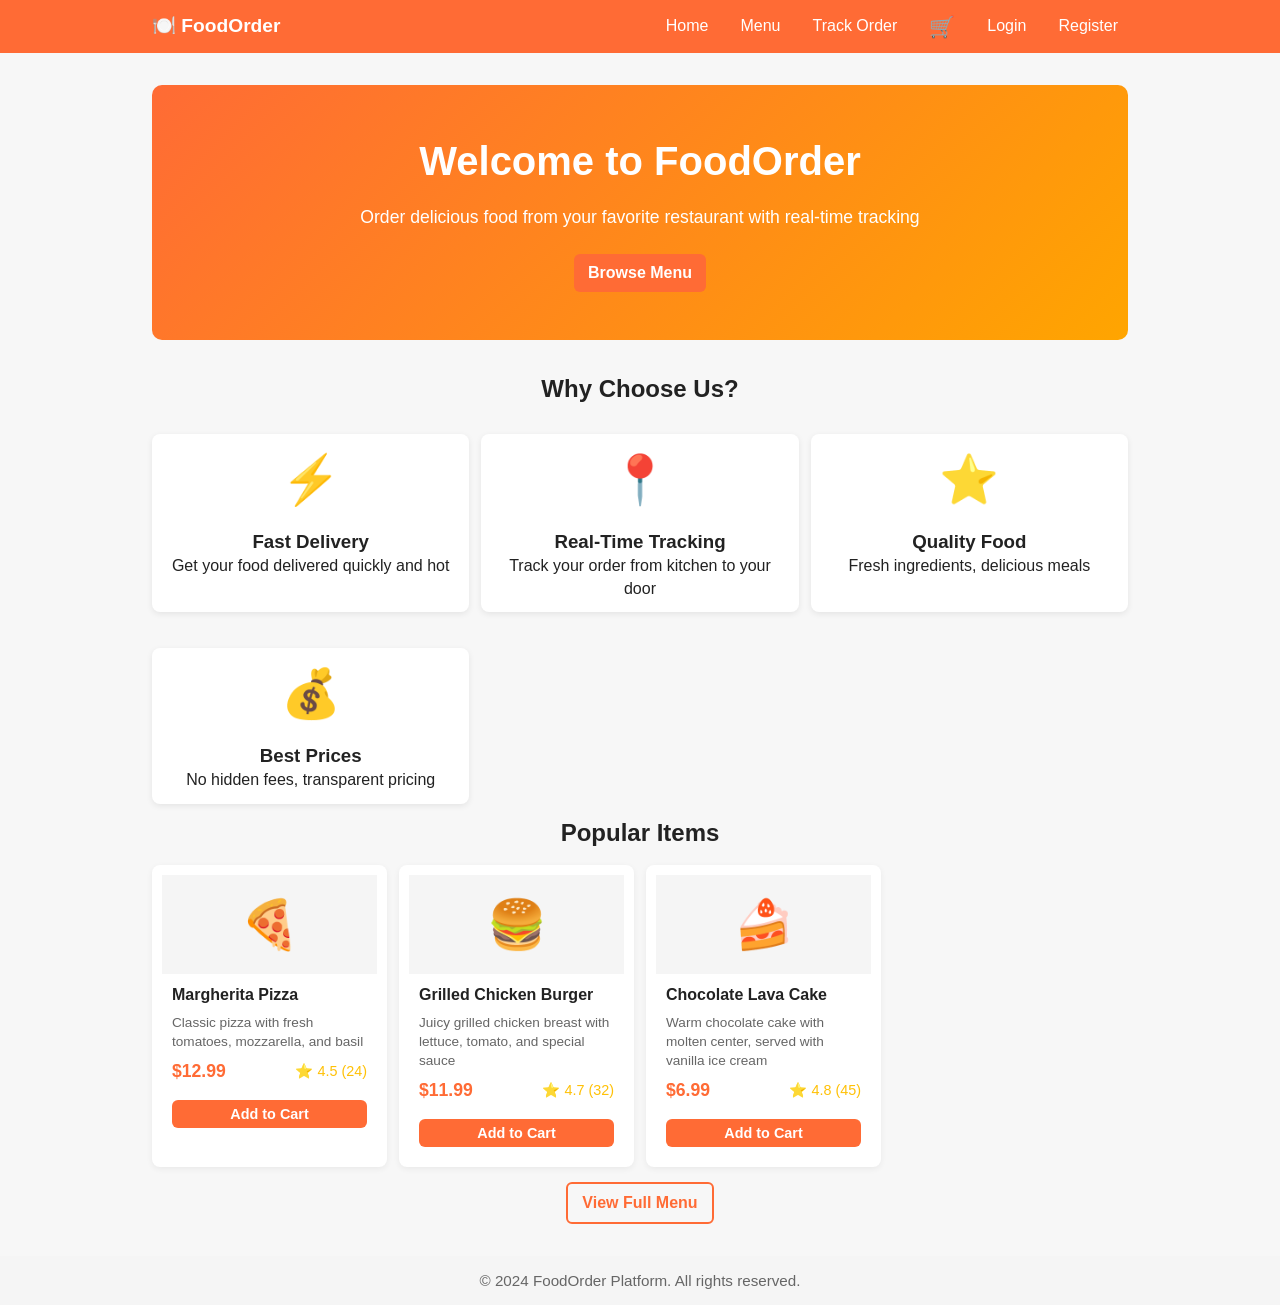
<file: index.html>
<!DOCTYPE html>
<html lang="en">
<head>
    <meta charset="UTF-8">
    <meta name="viewport" content="width=device-width, initial-scale=1.0">
    <title>Food Ordering Platform - Home</title>
    <link rel="stylesheet" href="css/style.css">
</head>
<body>
    <header>
        <nav>
            <a href="index.html" class="logo">🍽️ FoodOrder</a>
            <ul class="nav-links">
                <li><a href="index.html">Home</a></li>
                <li><a href="menu.html">Menu</a></li>
                <li><a href="order-tracking.html">Track Order</a></li>
                <li>
                    <a href="cart.html" class="cart-icon">
                        🛒
                        <span class="cart-badge" style="display: none;">0</span>
                    </a>
                </li>
                <li><a href="login.html">Login</a></li>
                <li><a href="register.html">Register</a></li>
            </ul>
        </nav>
    </header>

    <main>
        <section class="hero">
            <h1>Welcome to FoodOrder</h1>
            <p>Order delicious food from your favorite restaurant with real-time tracking</p>
            <a href="menu.html" class="btn btn-primary">Browse Menu</a>
        </section>

        <section class="features">
            <h2 class="text-center mb-4">Why Choose Us?</h2>
            <div class="menu-grid" style="grid-template-columns: repeat(auto-fit, minmax(250px, 1fr));">
                <div class="card text-center">
                    <div style="font-size: 3rem; margin-bottom: 1rem;">⚡</div>
                    <h3>Fast Delivery</h3>
                    <p>Get your food delivered quickly and hot</p>
                </div>
                <div class="card text-center">
                    <div style="font-size: 3rem; margin-bottom: 1rem;">📍</div>
                    <h3>Real-Time Tracking</h3>
                    <p>Track your order from kitchen to your door</p>
                </div>
                <div class="card text-center">
                    <div style="font-size: 3rem; margin-bottom: 1rem;">⭐</div>
                    <h3>Quality Food</h3>
                    <p>Fresh ingredients, delicious meals</p>
                </div>
                <div class="card text-center">
                    <div style="font-size: 3rem; margin-bottom: 1rem;">💰</div>
                    <h3>Best Prices</h3>
                    <p>No hidden fees, transparent pricing</p>
                </div>
            </div>
        </section>

        <section class="popular-items mt-4">
            <h2 class="text-center mb-4">Popular Items</h2>
            <div class="menu-grid">
                <div class="menu-item">
                    <div class="menu-item-image">🍕</div>
                    <div class="menu-item-content">
                        <div class="menu-item-name">Margherita Pizza</div>
                        <div class="menu-item-description">Classic pizza with fresh tomatoes, mozzarella, and basil</div>
                        <div class="menu-item-footer">
                            <div class="menu-item-price">$12.99</div>
                            <div class="rating">⭐ 4.5 (24)</div>
                        </div>
                        <button class="btn btn-primary btn-small" style="width: 100%; margin-top: 1rem;" onclick="addToCart(1)">Add to Cart</button>
                    </div>
                </div>
                <div class="menu-item">
                    <div class="menu-item-image">🍔</div>
                    <div class="menu-item-content">
                        <div class="menu-item-name">Grilled Chicken Burger</div>
                        <div class="menu-item-description">Juicy grilled chicken breast with lettuce, tomato, and special sauce</div>
                        <div class="menu-item-footer">
                            <div class="menu-item-price">$11.99</div>
                            <div class="rating">⭐ 4.7 (32)</div>
                        </div>
                        <button class="btn btn-primary btn-small" style="width: 100%; margin-top: 1rem;" onclick="addToCart(3)">Add to Cart</button>
                    </div>
                </div>
                <div class="menu-item">
                    <div class="menu-item-image">🍰</div>
                    <div class="menu-item-content">
                        <div class="menu-item-name">Chocolate Lava Cake</div>
                        <div class="menu-item-description">Warm chocolate cake with molten center, served with vanilla ice cream</div>
                        <div class="menu-item-footer">
                            <div class="menu-item-price">$6.99</div>
                            <div class="rating">⭐ 4.8 (45)</div>
                        </div>
                        <button class="btn btn-primary btn-small" style="width: 100%; margin-top: 1rem;" onclick="addToCart(4)">Add to Cart</button>
                    </div>
                </div>
            </div>
            <div class="text-center mt-3">
                <a href="menu.html" class="btn btn-outline">View Full Menu</a>
            </div>
        </section>
    </main>

    <footer>
        <p>&copy; 2024 FoodOrder Platform. All rights reserved.</p>
    </footer>

    <script src="js/main.js"></script>
    <script src="js/cart.js"></script>
</body>
</html>
</file>
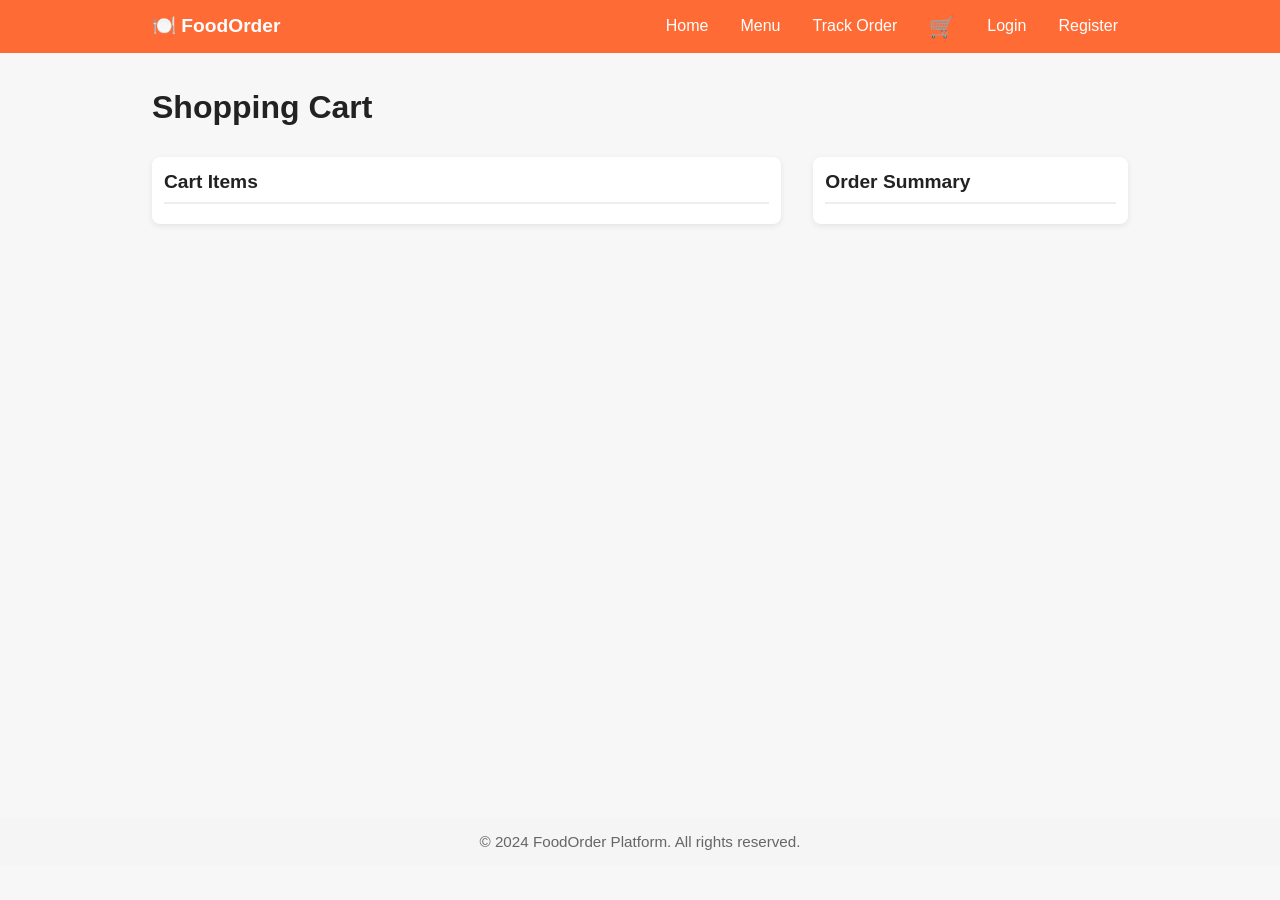
<file: cart.html>
<!DOCTYPE html>
<html lang="ar" dir="ltr">
<head>
    <meta charset="UTF-8">
    <meta name="viewport" content="width=device-width, initial-scale=1.0">
    <meta http-equiv="Content-Type" content="text/html; charset=UTF-8">
    <title>Shopping Cart - Food Ordering Platform</title>
    <link rel="stylesheet" href="css/style.css">
</head>
<body>
    <header>
        <nav>
            <a href="index.html" class="logo">🍽️ FoodOrder</a>
            <ul class="nav-links">
                <li><a href="index.html">Home</a></li>
                <li><a href="menu.html">Menu</a></li>
                <li><a href="order-tracking.html">Track Order</a></li>
                <li>
                    <a href="cart.html" class="cart-icon">
                        🛒
                        <span class="cart-badge" style="display: none;">0</span>
                    </a>
                </li>
                <li><a href="login.html">Login</a></li>
                <li><a href="register.html">Register</a></li>
            </ul>
        </nav>
    </header>

    <main>
        <h1 class="mb-3">Shopping Cart</h1>
        
        <div style="display: grid; grid-template-columns: 2fr 1fr; gap: 2rem;">
            <div class="card">
                <div class="card-header">Cart Items</div>
                <div id="cart-items">
                    <!-- Cart items will be populated by JavaScript -->
                </div>
            </div>

            <div class="card">
                <div class="card-header">Order Summary</div>
                <div id="cart-summary">
                    <!-- Cart summary will be populated by JavaScript -->
                </div>
            </div>
        </div>
    </main>

    <footer>
        <p>&copy; 2024 FoodOrder Platform. All rights reserved.</p>
    </footer>

    <script src="js/main.js"></script>
    <script src="js/cart.js"></script>
    <style>
        @media (max-width: 768px) {
            main > div {
                grid-template-columns: 1fr !important;
            }
        }
    </style>
</body>
</html>
</file>
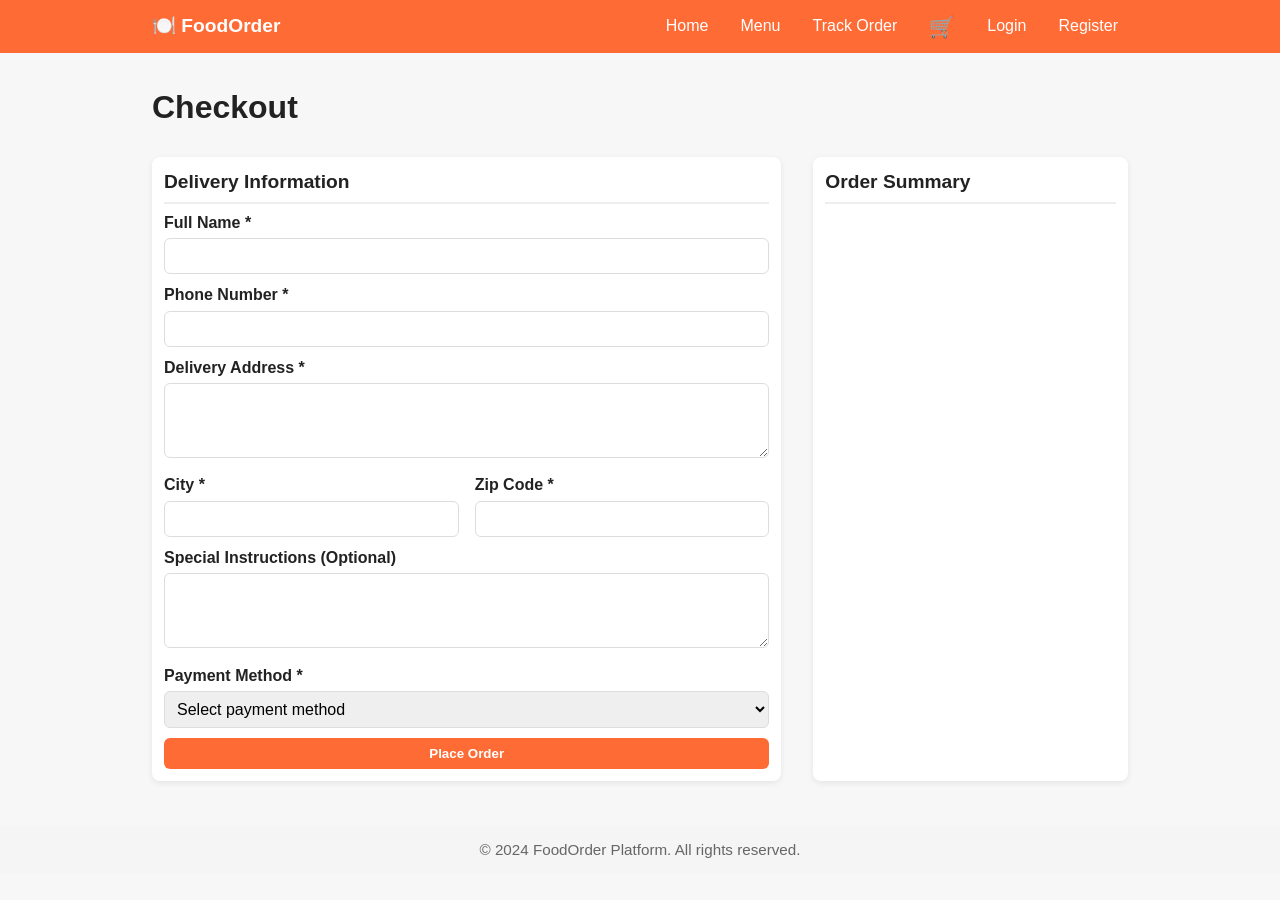
<file: checkout.html>
<!DOCTYPE html>
<html lang="en">
<head>
    <meta charset="UTF-8">
    <meta name="viewport" content="width=device-width, initial-scale=1.0">
    <title>Checkout - Food Ordering Platform</title>
    <link rel="stylesheet" href="css/style.css">
</head>
<body>
    <header>
        <nav>
            <a href="index.html" class="logo">🍽️ FoodOrder</a>
            <ul class="nav-links">
                <li><a href="index.html">Home</a></li>
                <li><a href="menu.html">Menu</a></li>
                <li><a href="order-tracking.html">Track Order</a></li>
                <li>
                    <a href="cart.html" class="cart-icon">
                        🛒
                        <span class="cart-badge" style="display: none;">0</span>
                    </a>
                </li>
                <li><a href="login.html">Login</a></li>
                <li><a href="register.html">Register</a></li>
            </ul>
        </nav>
    </header>

    <main>
        <h1 class="mb-3">Checkout</h1>

        <div style="display: grid; grid-template-columns: 2fr 1fr; gap: 2rem;">
            <div class="card">
                <div class="card-header">Delivery Information</div>
                <form id="checkout-form" onsubmit="handleCheckout(event)">
                    <div class="form-group">
                        <label for="fullName">Full Name *</label>
                        <input type="text" id="fullName" name="fullName" class="form-control" required>
                        <div class="error-message"></div>
                    </div>

                    <div class="form-group">
                        <label for="phone">Phone Number *</label>
                        <input type="tel" id="phone" name="phone" class="form-control" required>
                        <div class="error-message"></div>
                    </div>

                    <div class="form-group">
                        <label for="address">Delivery Address *</label>
                        <textarea id="address" name="address" class="form-control" rows="3" required></textarea>
                        <div class="error-message"></div>
                    </div>

                    <div style="display: grid; grid-template-columns: 1fr 1fr; gap: 1rem;">
                        <div class="form-group">
                            <label for="city">City *</label>
                            <input type="text" id="city" name="city" class="form-control" required>
                            <div class="error-message"></div>
                        </div>

                        <div class="form-group">
                            <label for="zipCode">Zip Code *</label>
                            <input type="text" id="zipCode" name="zipCode" class="form-control" required>
                            <div class="error-message"></div>
                        </div>
                    </div>

                    <div class="form-group">
                        <label for="specialInstructions">Special Instructions (Optional)</label>
                        <textarea id="specialInstructions" name="specialInstructions" class="form-control" rows="3"></textarea>
                    </div>

                    <div class="form-group">
                        <label for="paymentMethod">Payment Method *</label>
                        <select id="paymentMethod" name="paymentMethod" class="form-control" required>
                            <option value="">Select payment method</option>
                            <option value="cash">Cash on Delivery</option>
                            <option value="card">Credit/Debit Card</option>
                            <option value="online">Online Payment</option>
                        </select>
                        <div class="error-message"></div>
                    </div>

                    <button type="submit" class="btn btn-primary" style="width: 100%;">Place Order</button>
                </form>
            </div>

            <div class="card">
                <div class="card-header">Order Summary</div>
                <div id="checkout-summary">
                    <!-- Order summary will be populated by JavaScript -->
                </div>
            </div>
        </div>
    </main>

    <footer>
        <p>&copy; 2024 FoodOrder Platform. All rights reserved.</p>
    </footer>

    <script src="js/main.js"></script>
    <script src="js/cart.js"></script>
    <script src="js/validation.js"></script>
    <script>
        // Display checkout summary
        function displayCheckoutSummary() {
            const summary = document.getElementById('checkout-summary');
            if (!summary) return;

            // Get cart from in-memory data
            const cart = getCart();
            
            if (cart.length === 0) {
                summary.innerHTML = `
                    <div class="empty-state">
                        <p>Your cart is empty</p>
                        <a href="menu.html" class="btn btn-primary mt-2">Browse Menu</a>
                    </div>
                `;
                return;
            }

            const totals = calculateTotal();
            
            // Helper function to escape HTML
            function escapeHtml(text) {
                const div = document.createElement('div');
                div.textContent = text;
                return div.innerHTML;
            }
            
            summary.innerHTML = `
                <div style="margin-bottom: 1rem;">
                    ${cart.map(item => {
                        const itemName = escapeHtml(item.name || 'Unknown Item');
                        const itemPrice = parseFloat(item.price) || 0;
                        const itemQuantity = parseInt(item.quantity) || 1;
                        return `
                        <div style="display: flex; justify-content: space-between; margin-bottom: 0.5rem;">
                            <span>${itemName} x${itemQuantity}</span>
                            <span>$${(itemPrice * itemQuantity).toFixed(2)}</span>
                        </div>
                        `;
                    }).join('')}
                </div>
                <div style="border-top: 2px solid var(--border-color); padding-top: 1rem; margin-top: 1rem;">
                    <div class="summary-row">
                        <span>Subtotal:</span>
                        <span>$${totals.subtotal.toFixed(2)}</span>
                    </div>
                    <div class="summary-row">
                        <span>Tax (8%):</span>
                        <span>$${totals.tax.toFixed(2)}</span>
                    </div>
                    <div class="summary-row">
                        <span>Delivery Fee:</span>
                        <span>${totals.deliveryFee === 0 ? 'FREE' : '$' + totals.deliveryFee.toFixed(2)}</span>
                    </div>
                    <div class="summary-row total">
                        <span>Total:</span>
                        <span>$${totals.total.toFixed(2)}</span>
                    </div>
                </div>
            `;
        }

        // Handle checkout form submission
        function handleCheckout(event) {
            event.preventDefault();
            
            const cart = getCart();
            if (cart.length === 0) {
                alert('Your cart is empty!');
                return;
            }

            // Validate form
            const rules = {
                fullName: { required: true, minLength: 2 },
                phone: { required: true, phone: true },
                address: { required: true, minLength: 10 },
                city: { required: true },
                zipCode: { required: true },
                paymentMethod: { required: true }
            };

            if (!validateForm('checkout-form', rules)) {
                alert('Please fix the errors in the form');
                return;
            }

            // Generate order ID
            const orderId = Math.floor(1000 + Math.random() * 9000);
            const orderData = {
                id: orderId,
                date: new Date().toISOString(),
                items: cart,
                total: calculateTotal().total,
                status: 'pending',
                deliveryInfo: {
                    fullName: document.getElementById('fullName').value,
                    phone: document.getElementById('phone').value,
                    address: document.getElementById('address').value,
                    city: document.getElementById('city').value,
                    zipCode: document.getElementById('zipCode').value,
                    specialInstructions: document.getElementById('specialInstructions').value
                },
                paymentMethod: document.getElementById('paymentMethod').value
            };

            // Save order to in-memory allOrders array
            allOrders.push(orderData);

            // Clear cart using helper function
            clearCart();

            // Redirect to order tracking
            window.location.href = `order-tracking.html?id=${orderId}`;
        }

        // Initialize on page load
        document.addEventListener('DOMContentLoaded', function() {
            displayCheckoutSummary();
            addErrorMessages('checkout-form');
            setupValidation('checkout-form', {
                fullName: { required: true, minLength: 2 },
                phone: { required: true, phone: true },
                address: { required: true, minLength: 10 },
                city: { required: true },
                zipCode: { required: true },
                paymentMethod: { required: true }
            });
        });
    </script>
    <style>
        @media (max-width: 768px) {
            main > div {
                grid-template-columns: 1fr !important;
            }
        }
    </style>
</body>
</html>
</file>
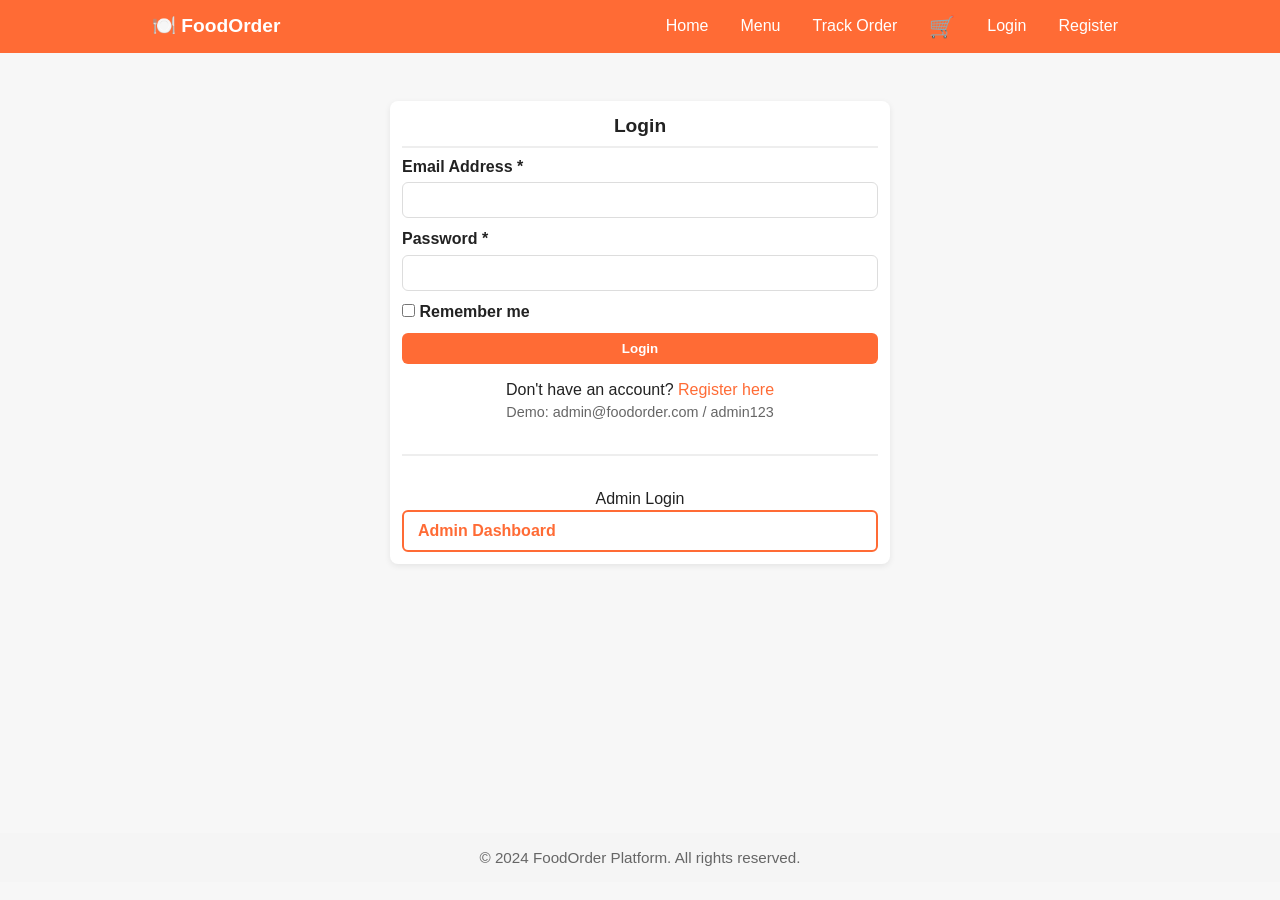
<file: login.html>
<!DOCTYPE html>
<html lang="en">
<head>
    <meta charset="UTF-8">
    <meta name="viewport" content="width=device-width, initial-scale=1.0">
    <title>Login - Food Ordering Platform</title>
    <link rel="stylesheet" href="css/style.css">
</head>
<body>
    <header>
        <nav>
            <a href="index.html" class="logo">🍽️ FoodOrder</a>
            <ul class="nav-links">
                <li><a href="index.html">Home</a></li>
                <li><a href="menu.html">Menu</a></li>
                <li><a href="order-tracking.html">Track Order</a></li>
                <li>
                    <a href="cart.html" class="cart-icon">
                        🛒
                        <span class="cart-badge" style="display: none;">0</span>
                    </a>
                </li>
                <li><a href="login.html">Login</a></li>
                <li><a href="register.html">Register</a></li>
            </ul>
        </nav>
    </header>

    <main>
        <div class="container-centered">
            <div class="card">
                <div class="card-header text-center">Login</div>
                <form id="login-form" onsubmit="handleLogin(event)">
                    <div class="form-group">
                        <label for="email">Email Address *</label>
                        <input type="email" id="email" name="email" class="form-control" required>
                        <div class="error-message" id="emailError"></div>
                    </div>

                    <div class="form-group">
                        <label for="password">Password *</label>
                        <input type="password" id="password" name="password" class="form-control" required>
                        <div class="error-message" id="passwordError"></div>
                    </div>

                    <div class="form-group">
                        <label class="flex-checkbox">
                            <input type="checkbox" id="remember">
                            <span>Remember me</span>
                        </label>
                    </div>

                    <button type="submit" class="btn btn-primary w-100">Login</button>
                </form>

                <div class="text-center mt-3">
                    <p>Don't have an account? <a href="register.html" class="link-primary">Register here</a></p>
                    <p class="small-text">
                        Demo: admin@foodorder.com / admin123
                    </p>
                </div>


                <div class="divider-section">
                    <p class="text-center">Admin Login</p>
                    <a href="admin/dashboard.html" class="btn btn-outline w-100">Admin Dashboard</a>
                </div>
            </div>
        </div>
    </main>

    <footer>
        <p>&copy; 2024 FoodOrder Platform. All rights reserved.</p>
    </footer>

    <!-- Load helpers and validation, then this page's script -->
    <script src="js/main.js"></script>
    <script src="js/helpers.js"></script>
    <script src="js/validation.js"></script>
    
    <script>
        /**
         * Handle login form submission
         * Simple: get email and password, call login() helper function
         */
        function handleLogin(event) {
            event.preventDefault();
            // Validate form using validation.js rules
            const rules = {
                email: { required: true, email: true },
                password: { required: true }
            };
            if (!validateForm('login-form', rules)) {
                showMessage('Please fix the errors in the form');
                return;
            }

            // Get form values
            const email = document.getElementById('email').value;
            const password = document.getElementById('password').value;

            // Try to login using helper function
            if (login(email, password)) {
                // Login successful - redirect based on user role
                const user = getCurrentUser();
                if (user && user.role === 'admin') {
                    goToPage('/admin/dashboard.html');
                } else {
                    goToPage('/index.html');
                }
            } else {
                // Login failed - show error
                showMessage('Invalid email or password.\n\nDemo: admin@foodorder.com / admin123');
            }
        }
    </script>
</body>
</html>
</file>
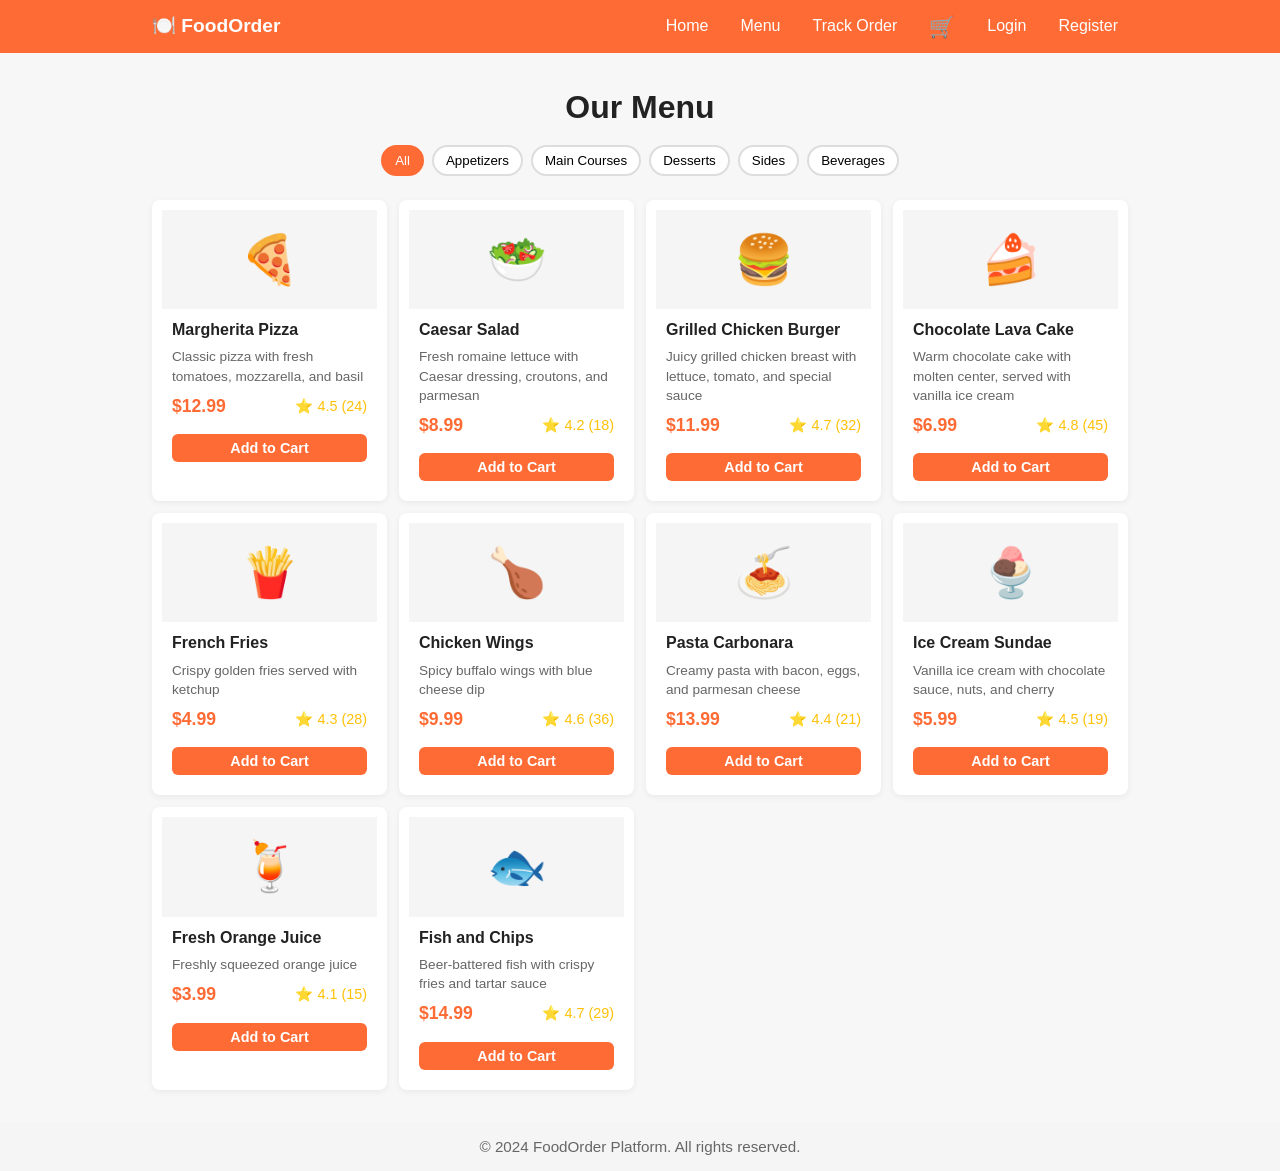
<file: menu.html>
<!DOCTYPE html>
<html lang="en">
<head>
    <meta charset="UTF-8">
    <meta name="viewport" content="width=device-width, initial-scale=1.0">
    <title>Menu - Food Ordering Platform</title>
    <link rel="stylesheet" href="css/style.css">
</head>
<body>
    <header>
        <nav>
            <a href="index.html" class="logo">🍽️ FoodOrder</a>
            <ul class="nav-links">
                <li><a href="index.html">Home</a></li>
                <li><a href="menu.html">Menu</a></li>
                <li><a href="order-tracking.html">Track Order</a></li>
                <li>
                    <a href="cart.html" class="cart-icon">
                        🛒
                        <span class="cart-badge" style="display: none;">0</span>
                    </a>
                </li>
                <li><a href="login.html">Login</a></li>
                <li><a href="register.html">Register</a></li>
            </ul>
        </nav>
    </header>

    <main>
        <h1 class="text-center mb-3">Our Menu</h1>
        
        <div class="category-filter">
            <button class="category-btn active" onclick="filterCategory('All')">All</button>
            <button class="category-btn" onclick="filterCategory('Appetizer')">Appetizers</button>
            <button class="category-btn" onclick="filterCategory('Main Course')">Main Courses</button>
            <button class="category-btn" onclick="filterCategory('Dessert')">Desserts</button>
            <button class="category-btn" onclick="filterCategory('Side')">Sides</button>
            <button class="category-btn" onclick="filterCategory('Beverage')">Beverages</button>
        </div>

        <div class="menu-grid" id="menu-grid">
            <!-- Menu items will be populated by JavaScript -->
        </div>
    </main>

    <footer>
        <p>&copy; 2024 FoodOrder Platform. All rights reserved.</p>
    </footer>

    <script src="js/main.js"></script>
    <script src="js/cart.js"></script>
    <script>
        // Display menu items
        function displayMenu(category = 'All') {
            const menuGrid = document.getElementById('menu-grid');
            const filteredItems = category === 'All' 
                ? menuData 
                : menuData.filter(item => item.category === category);

            if (filteredItems.length === 0) {
                menuGrid.innerHTML = `
                    <div class="empty-state" style="grid-column: 1 / -1;">
                        <div class="empty-state-icon">🍽️</div>
                        <h3>No items found</h3>
                        <p>Try selecting a different category</p>
                    </div>
                `;
                return;
            }

            menuGrid.innerHTML = filteredItems.map(item => `
                <div class="menu-item">
                    <div class="menu-item-image">${item.image}</div>
                    <div class="menu-item-content">
                        <div class="menu-item-name">${item.name}</div>
                        <div class="menu-item-description">${item.description}</div>
                        <div class="menu-item-footer">
                            <div class="menu-item-price">$${item.price.toFixed(2)}</div>
                            <div class="rating">⭐ ${item.rating} (${item.reviews})</div>
                        </div>
                        <button class="btn btn-primary btn-small" style="width: 100%; margin-top: 1rem;" onclick="addToCart(${item.id})">
                            Add to Cart
                        </button>
                    </div>
                </div>
            `).join('');
        }

        // Filter by category
        function filterCategory(category) {
            // Update active button
            document.querySelectorAll('.category-btn').forEach(btn => {
                btn.classList.remove('active');
            });
            event.target.classList.add('active');

            // Display filtered menu
            displayMenu(category);
        }

        // Initialize menu on page load
        document.addEventListener('DOMContentLoaded', function() {
            displayMenu();
        });
    </script>
</body>
</html>
</file>
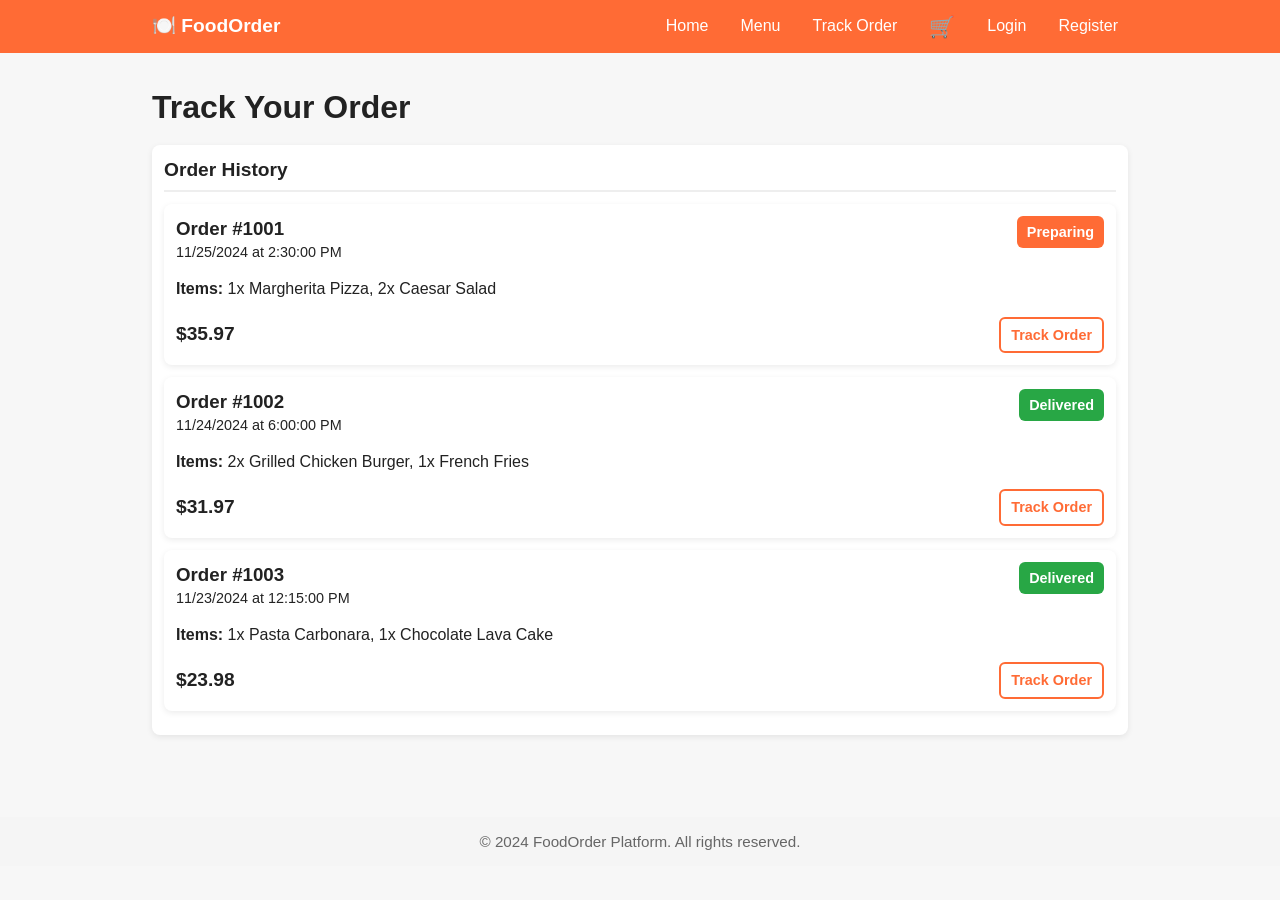
<file: order-tracking.html>
<!DOCTYPE html>
<html lang="en">
<head>
    <meta charset="UTF-8">
    <meta name="viewport" content="width=device-width, initial-scale=1.0">
    <title>Track Order - Food Ordering Platform</title>
    <link rel="stylesheet" href="css/style.css">
</head>
<body>
    <header>
        <nav>
            <a href="index.html" class="logo">🍽️ FoodOrder</a>
            <ul class="nav-links">
                <li><a href="index.html">Home</a></li>
                <li><a href="menu.html">Menu</a></li>
                <li><a href="order-tracking.html">Track Order</a></li>
                <li>
                    <a href="cart.html" class="cart-icon">
                        🛒
                        <span class="cart-badge" style="display: none;">0</span>
                    </a>
                </li>
                <li><a href="login.html">Login</a></li>
                <li><a href="register.html">Register</a></li>
            </ul>
        </nav>
    </header>

    <main>
        <h1 class="mb-3">Track Your Order</h1>

        <div id="order-tracking">
            <!-- Order tracking will be populated by JavaScript -->
        </div>

        <div class="card mt-4">
            <div class="card-header">Order History</div>
            <div id="order-history">
                <!-- Order history will be populated by JavaScript -->
            </div>
        </div>
    </main>

    <footer>
        <p>&copy; 2024 FoodOrder Platform. All rights reserved.</p>
    </footer>

    <script src="js/main.js"></script>
    <script src="js/order-tracking.js"></script>
    <script>
        // Order tracking with in-memory data
        document.addEventListener('DOMContentLoaded', function() {
            const urlParams = new URLSearchParams(window.location.search);
            const orderId = urlParams.get('id');
            
            if (orderId) {
                // Get order from in-memory allOrders array
                const savedOrder = getOrderById(orderId);
                
                if (savedOrder) {
                    displaySavedOrder(savedOrder);
                } else {
                    // Fallback to dummy data
                    displayOrderTracking(orderId);
                }
            } else {
                // Show order history
                displayOrderHistory();
            }
        });

        function displaySavedOrder(order) {
            const trackingDiv = document.getElementById('order-tracking');
            const orderDate = new Date(order.date);
            const statusStages = [
                { key: 'pending', label: 'Order Placed', icon: '📝' },
                { key: 'preparing', label: 'Preparing', icon: '👨‍🍳' },
                { key: 'on_the_way', label: 'On the Way', icon: '🚗' },
                { key: 'delivered', label: 'Delivered', icon: '✅' }
            ];
            
            const currentStatusIndex = statusStages.findIndex(s => s.key === order.status);
            
            let html = `
                <div class="card">
                    <div class="card-header">Order #${order.id}</div>
                    <p style="color: var(--text-light); margin-bottom: 2rem;">
                        Placed on ${orderDate.toLocaleDateString()} at ${orderDate.toLocaleTimeString()}
                    </p>
                    <div class="order-status">
            `;
            
            statusStages.forEach((stage, index) => {
                let stepClass = '';
                if (index < currentStatusIndex) {
                    stepClass = 'completed';
                } else if (index === currentStatusIndex) {
                    stepClass = 'active';
                }
                
                html += `
                    <div class="status-step ${stepClass}">
                        <div class="status-icon">${stage.icon}</div>
                        <div class="status-label">${stage.label}</div>
                    </div>
                `;
            });
            
            html += `
                    </div>
                    <div style="margin-top: 2rem;">
                        <h3 style="margin-bottom: 1rem;">Order Details</h3>
                        <table class="table">
                            <thead>
                                <tr>
                                    <th>Item</th>
                                    <th>Quantity</th>
                                    <th>Price</th>
                                    <th>Subtotal</th>
                                </tr>
                            </thead>
                            <tbody>
            `;
            
            order.items.forEach(item => {
                html += `
                    <tr>
                        <td>${item.name}</td>
                        <td>${item.quantity}</td>
                        <td>$${item.price.toFixed(2)}</td>
                        <td>$${(item.price * item.quantity).toFixed(2)}</td>
                    </tr>
                `;
            });
            
            html += `
                            </tbody>
                            <tfoot>
                                <tr style="font-weight: bold; border-top: 2px solid var(--border-color);">
                                    <td colspan="3" style="text-align: right;">Total:</td>
                                    <td>$${order.total.toFixed(2)}</td>
                                </tr>
                            </tfoot>
                        </table>
                    </div>
                </div>
            `;
            
            trackingDiv.innerHTML = html;
        }
    </script>
</body>
</html>
</file>
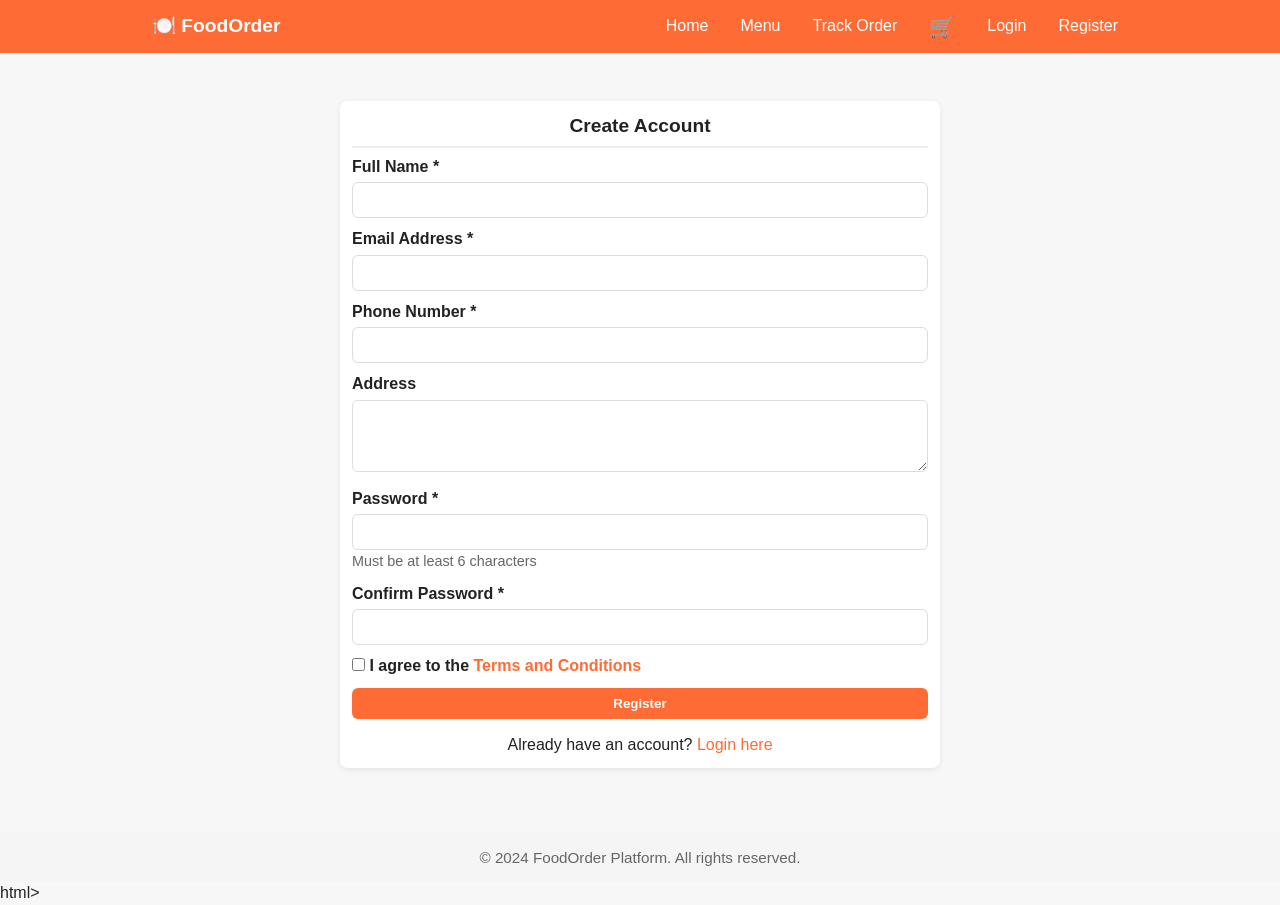
<file: register.html>
<!DOCTYPE html>
<html lang="en">
<head>
    <meta charset="UTF-8">
    <meta name="viewport" content="width=device-width, initial-scale=1.0">
    <title>Register - Food Ordering Platform</title>
    <link rel="stylesheet" href="css/style.css">
</head>
<body>
    <header>
        <nav>
            <a href="index.html" class="logo">🍽️ FoodOrder</a>
            <ul class="nav-links">
                <li><a href="index.html">Home</a></li>
                <li><a href="menu.html">Menu</a></li>
                <li><a href="order-tracking.html">Track Order</a></li>
                <li>
                    <a href="cart.html" class="cart-icon">
                        🛒
                        <span class="cart-badge" style="display: none;">0</span>
                    </a>
                </li>
                <li><a href="login.html">Login</a></li>
                <li><a href="register.html">Register</a></li>
            </ul>
        </nav>
    </header>

    <main>
        <div class="container-lg">
            <div class="card">
                <div class="card-header text-center">Create Account</div>
                <form id="register-form" onsubmit="handleRegister(event)">
                    <div class="form-group">
                        <label for="fullName">Full Name *</label>
                        <input type="text" id="fullName" name="fullName" class="form-control" required>
                        <div class="error-message"></div>
                    </div>

                    <div class="form-group">
                        <label for="email">Email Address *</label>
                        <input type="email" id="email" name="email" class="form-control" required>
                        <div class="error-message"></div>
                    </div>

                    <div class="form-group">
                        <label for="phone">Phone Number *</label>
                        <input type="tel" id="phone" name="phone" class="form-control" required>
                        <div class="error-message"></div>
                    </div>

                    <div class="form-group">
                        <label for="address">Address</label>
                        <textarea id="address" name="address" class="form-control" rows="3"></textarea>
                    </div>

                    <div class="form-group">
                        <label for="password">Password *</label>
                        <input type="password" id="password" name="password" class="form-control" required>
                        <div class="error-message"></div>
                        <small class="small-text">Must be at least 6 characters</small>
                    </div>

                    <div class="form-group">
                        <label for="confirmPassword">Confirm Password *</label>
                        <input type="password" id="confirmPassword" name="confirmPassword" class="form-control" required>
                        <div class="error-message"></div>
                    </div>

                    <div class="form-group">
                        <label class="flex-checkbox">
                            <input type="checkbox" id="terms" required>
                            <span>I agree to the <a href="#" class="link-primary">Terms and Conditions</a></span>
                        </label>
                    </div>

                    <button type="submit" class="btn btn-primary w-100">Register</button>
                </form>

                <div class="text-center mt-3">
                    <p>Already have an account? <a href="login.html" class="link-primary">Login here</a></p>
                </div>
            </div>
        </div>
    </main>

    <footer>
        <p>&copy; 2024 FoodOrder Platform. All rights reserved.</p>
    </footer>

    <!-- Load helpers and validation, then this page's script -->
    <script src="js/main.js"></script>
    <script src="js/helpers.js"></script>
    <script src="js/validation.js"></script>
    
    <script>
        /**
         * Handle register form submission
         * Simple: get form values, call register() helper function
         */
        function handleRegister(event) {
            event.preventDefault();

            // Run validation for the register form
            const rules = {
                fullName: { required: true, minLength: 2 },
                email: { required: true, email: true },
                phone: { required: true, phone: true },
                password: { required: true, password: true },
                confirmPassword: { required: true }
            };
            if (!validateForm('register-form', rules)) {
                showMessage('Please fix the errors in the form');
                return;
            }

            // Get form values
            const fullName = document.getElementById('fullName').value;
            const email = document.getElementById('email').value;
            const phone = document.getElementById('phone').value;
            const address = document.getElementById('address').value;
            const password = document.getElementById('password').value;
            const confirmPassword = document.getElementById('confirmPassword').value;

            // Validate passwords match
            if (password !== confirmPassword) {
                showMessage('Passwords do not match');
                return;
            }

            // Try to register using helper function
            if (register(fullName, email, phone, address, password)) {
                // Registration successful - redirect to home
                showMessage('Registration successful! Welcome ' + fullName);
                goToPage('/index.html');
            } else {
                // Registration failed (email already exists)
                showMessage('Email already registered. Please use a different email or login.');
            }
        }
    </script>
</body>html>
</file>
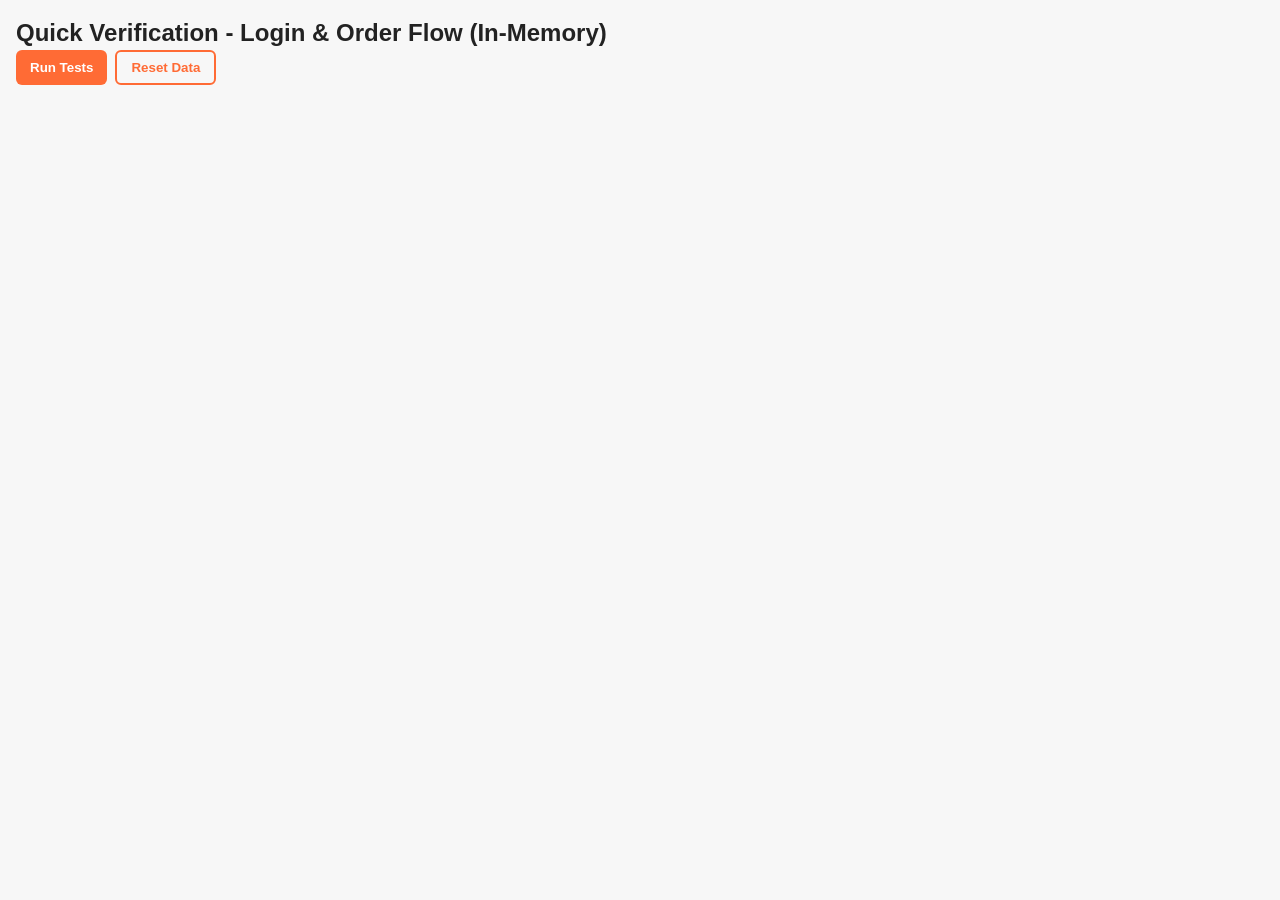
<file: test_login.html>
<!doctype html>
<html>
<head>
  <meta charset="utf-8">
  <meta name="viewport" content="width=device-width,initial-scale=1">
  <title>Phase1 - Quick Tests</title>
  <link rel="stylesheet" href="css/style.css">
  <style>
    body { padding: 1rem; font-family: sans-serif; }
    #test-output { margin-top: 1rem; }
    .controls { display:flex; gap:8px; }
  </style>
</head>
<body>
  <h2>Quick Verification - Login & Order Flow (In-Memory)</h2>
  <div class="controls">
    <button id="run-btn" class="btn btn-primary">Run Tests</button>
    <button id="reset-btn" class="btn btn-outline">Reset Data</button>
  </div>
  <div id="test-output"></div>

  <script src="js/main.js"></script>
  <script src="js/helpers.js"></script>
  <script src="js/validation.js"></script>

  <script>
    function appendResult(text, ok) {
      const el = document.createElement('div');
      el.textContent = (ok ? 'PASS: ' : 'FAIL: ') + text;
      el.style.padding = '6px 8px';
      el.style.borderRadius = '4px';
      el.style.marginBottom = '6px';
      el.style.background = ok ? '#e6ffed' : '#ffe6e6';
      el.style.color = ok ? '#065f46' : '#7f1d1d';
      const out = document.getElementById('test-output');
      if (out) out.appendChild(el);
      console.log((ok ? 'PASS: ' : 'FAIL: ') + text);
    }

    function clearOutput(){ document.getElementById('test-output').innerHTML = ''; }

    function runTests(){
      clearOutput();
      // Reset in-memory
      currentUser = null; allUsers = []; cart = []; allOrders = [];

      // Register
      const r = register('Tester','tester@example.com','0123456789','Addr','pwd123');
      appendResult('Register user', r === true && currentUser && currentUser.email === 'tester@example.com');

      // Logout and login
      logout();
      const l = login('tester@example.com','pwd123');
      appendResult('Login as user', l === true && isLoggedIn() && !isAdmin());

      // Add menu item to cart and create order
      if (typeof menuData !== 'undefined' && menuData.length>0){
        addToCart(Object.assign({}, menuData[0]));
        appendResult('Add item to cart', getCartItemCount()>0);
        const order = createOrder();
        appendResult('Create order', !!order && allOrders.length===1);
      } else {
        appendResult('Menu available', false);
      }

      // Login admin
      logout();
      const la = login('admin@foodorder.com','admin123');
      appendResult('Login as admin', la === true && isAdmin());

      // Admin reads and updates order
      if (allOrders.length>0){
        const ord = allOrders[0];
        appendResult('Admin sees order', !!getOrderById(ord.id));
        getOrderById(ord.id).status = 'preparing';
        appendResult('Admin updates status', getOrderById(ord.id).status === 'preparing');
      } else {
        appendResult('Orders exist', false);
      }

      appendResult('Tests completed (in-memory)', true);
    }

    document.getElementById('run-btn').addEventListener('click', runTests);
    document.getElementById('reset-btn').addEventListener('click', function(){ currentUser=null; allUsers=[]; cart=[]; allOrders=[]; clearOutput(); appendResult('Reset done', true); });
  </script>
</body>
</html>
</file>
<file: css/style.css>
/* Simple beginner-friendly CSS - ALL STYLES IN ONE PLACE
   - Short, clear rules
   - Keeps class names used in HTML
   - Easy to understand and edit
   - Phase 1: Complete stylesheet for Food Ordering Platform
*/

*{box-sizing:border-box;margin:0;padding:0}
:root{--primary:#ff6b35;--light:#f7f7f7;--dark:#222;--danger:#c0392b}
body{font-family:Arial,Helvetica,sans-serif;line-height:1.4;color:#222;background:var(--light)}

/* ===== HEADER & NAV ===== */
header{background:var(--primary);color:#fff;padding:12px 0;position:sticky;top:0;z-index:100}
nav{max-width:1000px;margin:0 auto;display:flex;justify-content:space-between;align-items:center;padding:0 12px}
.logo{font-weight:700;text-decoration:none;color:#fff;font-size:1.2rem}
.nav-links{list-style:none;display:flex;gap:12px;align-items:center}
.nav-links a{color:#fff;text-decoration:none;padding:6px 10px;border-radius:6px;transition:0.2s}
.nav-links a:hover{background:rgba(255,255,255,0.2)}
.cart-icon{position:relative;font-size:1.3rem}
.cart-badge{position:absolute;top:-8px;right:-8px;background:var(--danger);color:#fff;border-radius:50%;width:20px;height:20px;font-size:0.75rem;display:flex;align-items:center;justify-content:center;font-weight:bold}

/* ===== MAIN CONTENT ===== */
main{max-width:1000px;margin:2rem auto;padding:0 12px;min-height:calc(100vh - 200px)}

/* ===== BUTTONS ===== */
.btn{display:inline-block;padding:8px 14px;border-radius:6px;text-decoration:none;border:0;cursor:pointer;font-weight:600;transition:0.2s}
.btn-primary{background:var(--primary);color:#fff}
.btn-primary:hover{background:#e55a2a;transform:translateY(-2px)}
.btn-secondary{background:#004e89;color:#fff}
.btn-outline{background:transparent;border:2px solid var(--primary);color:var(--primary)}
.btn-outline:hover{background:var(--primary);color:#fff}
.btn-success{background:#28a745;color:#fff}
.btn-danger{background:var(--danger);color:#fff}
.btn-small{padding:6px 10px;font-size:0.9rem}

/* ===== CARDS & CONTAINERS ===== */
.card{background:#fff;padding:12px;border-radius:8px;box-shadow:0 2px 6px rgba(0,0,0,0.08);margin:12px 0}
.card:hover{box-shadow:0 4px 12px rgba(0,0,0,0.12);transform:translateY(-2px);transition:0.2s}
.card-header{font-weight:700;margin-bottom:8px;font-size:1.2rem;border-bottom:2px solid #eee;padding-bottom:6px}

/* ===== FORMS ===== */
.form-group{margin-bottom:10px}
.form-group label{display:block;margin-bottom:4px;font-weight:600}
.form-control{width:100%;padding:8px;border:1px solid #ddd;border-radius:6px;font-size:1rem;transition:0.2s}
.form-control:focus{outline:none;border-color:var(--primary);box-shadow:0 0 0 3px rgba(255,107,53,0.1)}
.form-control.error{border-color:var(--danger)}
.error-message{color:var(--danger);font-size:0.9rem;display:none}
.error-message.show{display:block}

/* ===== HERO SECTION ===== */
.hero{background:linear-gradient(135deg,var(--primary),#ffa500);color:#fff;padding:3rem 2rem;text-align:center;border-radius:10px;margin-bottom:2rem}
.hero h1{font-size:2.5rem;margin-bottom:1rem}
.hero p{font-size:1.1rem;margin-bottom:1.5rem}

/* ===== MENU GRID ===== */
.menu-grid{display:grid;grid-template-columns:repeat(auto-fill,minmax(220px,1fr));gap:12px;margin-top:1rem}
.menu-item{background:#fff;border-radius:8px;overflow:hidden;padding:10px;box-shadow:0 2px 6px rgba(0,0,0,0.06);transition:0.2s;cursor:pointer}
.menu-item:hover{box-shadow:0 4px 12px rgba(0,0,0,0.1);transform:translateY(-4px)}
.menu-item-image{font-size:3rem;text-align:center;padding:1rem;background:#f5f5f5}
.menu-item-name{font-weight:700;margin-bottom:6px;font-size:1rem}
.menu-item-description{color:#666;font-size:0.85rem;margin-bottom:8px}
.menu-item-content{padding:10px}
.menu-item-footer{display:flex;justify-content:space-between;align-items:center;margin-top:8px}
.menu-item-price{color:var(--primary);font-weight:700;font-size:1.1rem}
.rating{color:#ffc107;font-size:0.9rem}

/* ===== CART ===== */
.cart-item{display:flex;gap:10px;padding:8px;border-bottom:1px solid #eee;align-items:center}
.cart-item-image{width:64px;height:64px;font-size:2rem;display:flex;align-items:center;justify-content:center;background:#f5f5f5;border-radius:6px}
.cart-item-details{flex:1}
.cart-item-name{font-weight:700;margin-bottom:4px}
.cart-item-price{color:#666;font-size:0.9rem}
.quantity-control{display:flex;align-items:center;gap:8px;margin-top:8px}
.quantity-btn{width:28px;height:28px;border:1px solid #ddd;background:#fff;border-radius:4px;cursor:pointer;display:flex;align-items:center;justify-content:center;font-weight:bold;transition:0.2s}
.quantity-btn:hover{background:var(--primary);color:#fff;border-color:var(--primary)}
.quantity-display{font-weight:bold;min-width:30px;text-align:center}

/* ===== CART SUMMARY ===== */
.cart-summary{background:#f9f9f9;padding:12px;border-radius:8px;margin-top:1rem;border:1px solid #eee}
.summary-row{display:flex;justify-content:space-between;margin-bottom:8px}
.summary-row.total{font-size:1.2rem;font-weight:bold;border-top:2px solid #ddd;padding-top:8px;margin-top:8px}

/* ===== CATEGORIES & FILTERS ===== */
.category-filter{display:flex;gap:8px;margin-bottom:1.5rem;flex-wrap:wrap;justify-content:center}
.category-btn{padding:6px 12px;border:2px solid #ddd;background:#fff;border-radius:20px;cursor:pointer;transition:0.2s;font-weight:500}
.category-btn:hover,.category-btn.active{background:var(--primary);color:#fff;border-color:var(--primary)}

/* ===== ORDER TRACKING ===== */
.order-status{display:flex;justify-content:space-between;margin:2rem 0;position:relative}
.order-status::before{content:'';position:absolute;top:20px;left:0;right:0;height:2px;background:#ddd;z-index:0}
.status-step{flex:1;text-align:center;position:relative;z-index:1}
.status-icon{width:40px;height:40px;border-radius:50%;background:#fff;border:2px solid #ddd;display:flex;align-items:center;justify-content:center;margin:0 auto 8px;font-weight:bold;transition:0.2s}
.status-step.active .status-icon{background:var(--primary);border-color:var(--primary);color:#fff}
.status-step.completed .status-icon{background:#28a745;border-color:#28a745;color:#fff}
.status-label{font-size:0.9rem;color:#666}
.status-step.active .status-label,.status-step.completed .status-label{color:#222;font-weight:600}

/* ===== TABLES ===== */
.table{width:100%;border-collapse:collapse;background:#fff;border-radius:8px;overflow:hidden;box-shadow:0 2px 6px rgba(0,0,0,0.06)}
.table thead{background:#004e89;color:#fff}
.table th,.table td{padding:10px;text-align:left}
.table tbody tr{border-bottom:1px solid #eee}
.table tbody tr:hover{background:#f9f9f9}

/* ===== TEXT UTILITIES ===== */
.text-center{text-align:center}
.text-right{text-align:right}
.mt-1{margin-top:6px}
.mt-2{margin-top:10px}
.mt-3{margin-top:15px}
.mb-1{margin-bottom:6px}
.mb-2{margin-bottom:10px}
.mb-3{margin-bottom:15px}
.w-100{width:100%}
.text-light{color:#666}
.link-primary{color:var(--primary);text-decoration:none}
.flex-center{display:flex;align-items:center;gap:0.5rem}
.flex-checkbox{display:flex;align-items:center;gap:0.5rem}
.small-text{font-size:0.9rem;color:#666}

/* ===== CONTAINER UTILITIES ===== */
.container-centered{max-width:500px;margin:3rem auto}
.container-lg{max-width:600px;margin:3rem auto}
.divider-section{margin-top:2rem;padding-top:2rem;border-top:2px solid #eee}
.feature-grid{display:grid;grid-template-columns:repeat(auto-fit,minmax(250px,1fr));gap:2rem;margin:2rem 0}
.feature-icon{font-size:3rem;margin-bottom:1rem}

/* ===== EMPTY STATE ===== */
.empty-state{text-align:center;padding:2rem;color:#666}
.empty-state-icon{font-size:3rem;margin-bottom:1rem}

/* ===== FOOTER ===== */
footer{padding:14px;text-align:center;color:#666;font-size:0.95rem;background:#f5f5f5;margin-top:2rem}

/* ===== RESPONSIVE DESIGN - ALL BREAKPOINTS ===== */

/* Tablet/Medium Screens */
@media (max-width: 968px) {
    nav {
        flex-direction: column;
        gap: 1rem;
    }

    .nav-links {
        flex-wrap: wrap;
        justify-content: center;
    }

    .hero h1 {
        font-size: 2rem;
    }

    .hero p {
        font-size: 1rem;
    }

    .menu-grid {
        grid-template-columns: repeat(auto-fill, minmax(240px, 1fr));
        gap: 1.5rem;
    }

    .stats-grid {
        grid-template-columns: repeat(auto-fit, minmax(200px, 1fr));
    }

    .order-status {
        flex-direction: column;
        gap: 1rem;
    }

    .order-status::before {
        display: none;
    }

    .status-step {
        display: flex;
        align-items: center;
        gap: 1rem;
        text-align: left;
    }

    .status-icon {
        margin: 0;
    }
}

/* Tablet/Mobile Transition */
@media (max-width: 768px) {
    main {
        padding: 0 1rem;
    }

    nav {
        padding: 0 1rem;
    }

    .logo {
        font-size: 1.5rem;
    }

    .nav-links {
        gap: 1rem;
        font-size: 0.9rem;
    }

    .hero {
        padding: 2rem 1rem;
    }

    .hero h1 {
        font-size: 1.5rem;
    }

    .hero p {
        font-size: 0.9rem;
    }

    .menu-grid {
        grid-template-columns: 1fr;
        gap: 1rem;
    }

    .category-filter {
        gap: 0.5rem;
    }

    .category-btn {
        padding: 0.5rem 1rem;
        font-size: 0.9rem;
    }

    .cart-item {
        flex-direction: column;
        align-items: flex-start;
    }

    .cart-item-image {
        width: 100%;
        height: 200px;
    }

    .stats-grid {
        grid-template-columns: 1fr;
    }

    .table {
        font-size: 0.9rem;
    }

    .table th,
    .table td {
        padding: 0.5rem;
    }

    .btn {
        padding: 0.6rem 1.5rem;
        font-size: 0.9rem;
    }

    .form-control {
        padding: 0.6rem;
    }

    .card {
        padding: 1rem;
    }
}

/* Small Mobile Screens */
@media (max-width: 480px) {
    .hero h1 {
        font-size: 1.2rem;
    }

    .menu-item-name {
        font-size: 1.1rem;
    }

    .menu-item-price {
        font-size: 1.2rem;
    }

    .cart-summary {
        padding: 1rem;
    }

    .summary-row.total {
        font-size: 1.1rem;
    }

    .status-step {
        font-size: 0.9rem;
    }

    .stat-value {
        font-size: 1.5rem;
    }
}

/* Print Styles */
@media print {
    header,
    footer,
    .btn,
    .nav-links {
        display: none;
    }

    main {
        margin: 0;
        padding: 0;
    }

    .card {
        box-shadow: none;
        border: 1px solid #ddd;
    }
}
</file>
